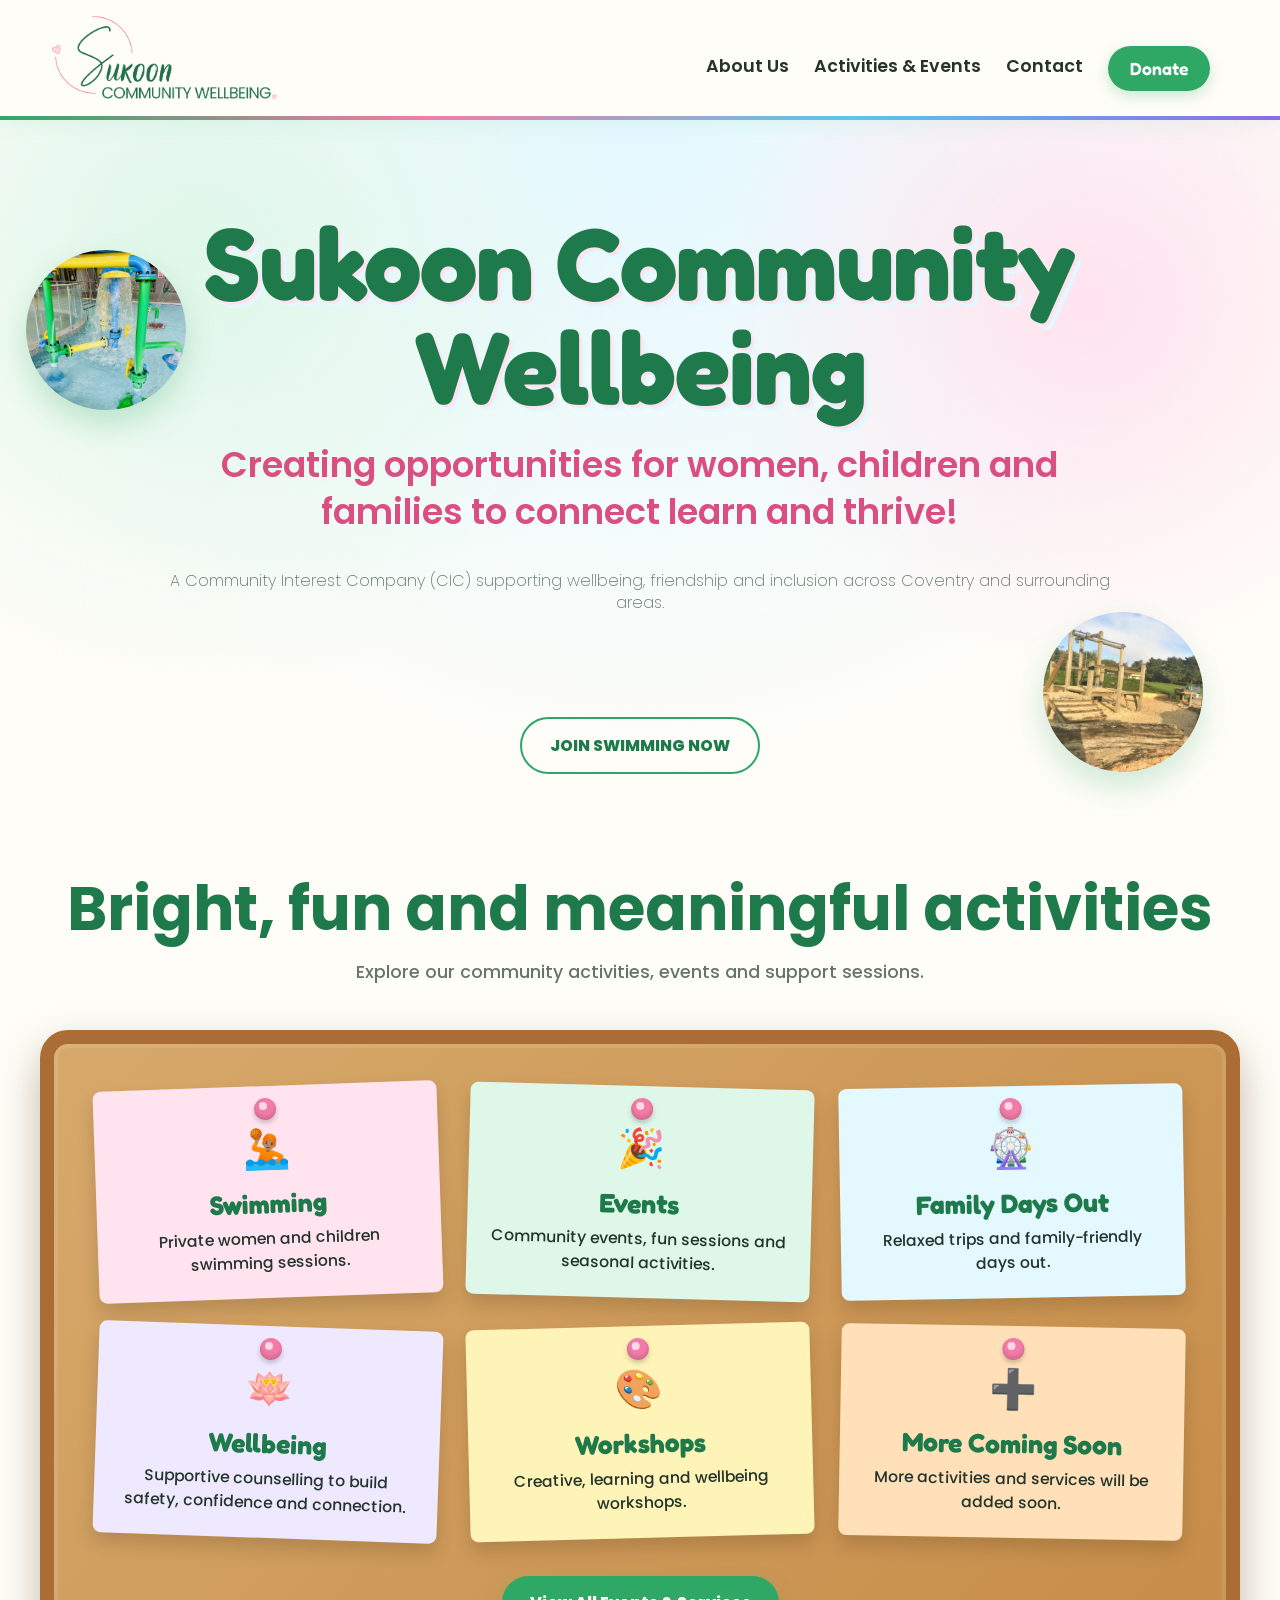
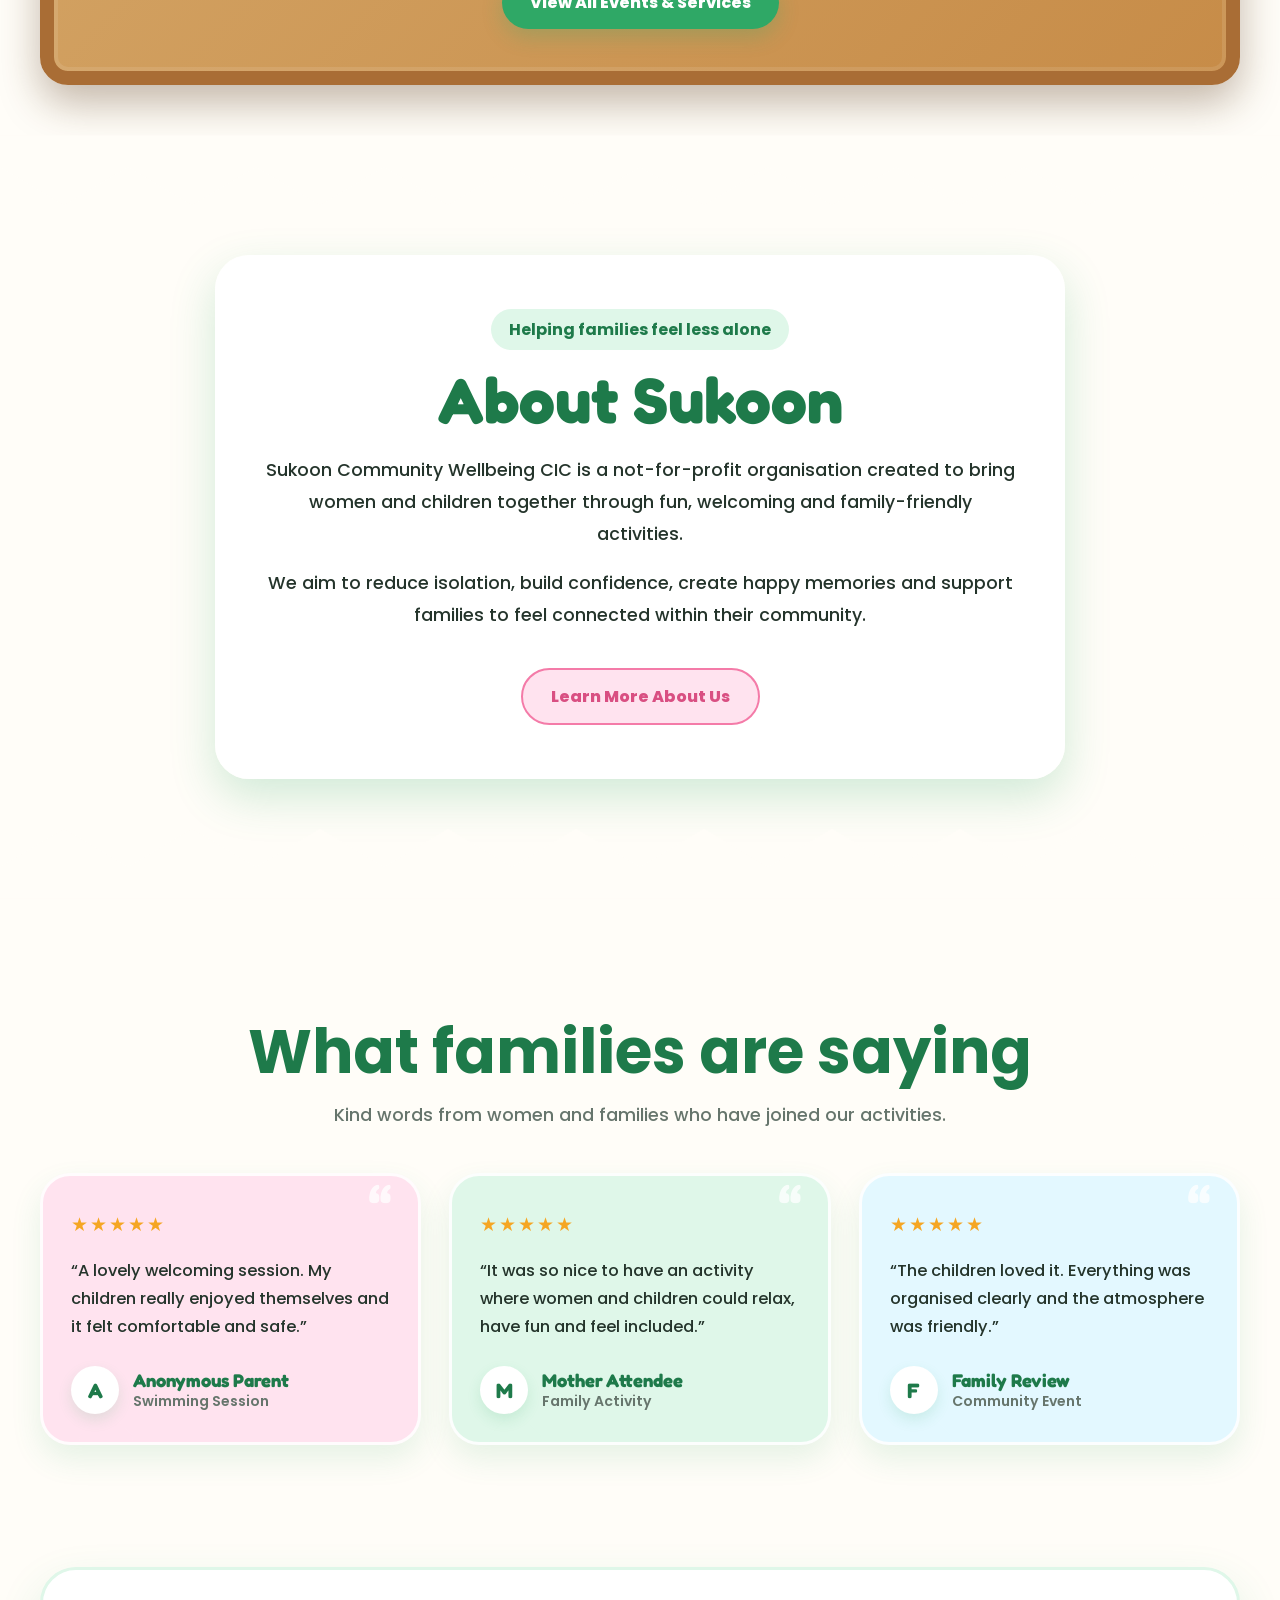
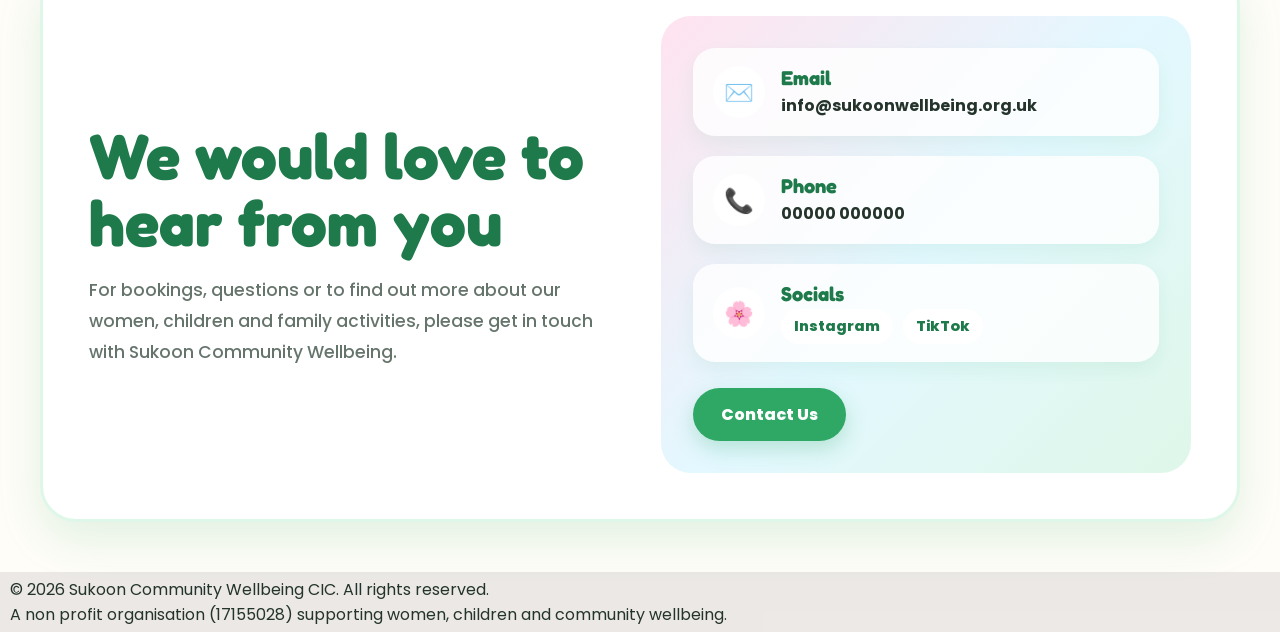
<file: index.html>
<!DOCTYPE html>
<html lang="en">
<head>
  <meta charset="UTF-8" />
  <meta name="viewport" content="width=device-width, initial-scale=1.0" />
  <title>Sukoon Community Wellbeing CIC</title>
  <link rel="preconnect" href="https://fonts.googleapis.com">
	<link rel="preconnect" href="https://fonts.gstatic.com" crossorigin>
	<link href="https://fonts.googleapis.com/css2?family=Fredoka:wght@500;600;700&family=Poppins:wght@400;500;600;700;800&display=swap" rel="stylesheet">
  <link rel="stylesheet" href="/static/css/stiles.css" />
  <link rel="icon" type="image/x-icon" href="/static/images/favicon.png">
</head>

<body>
  <nav class="navbar">
    <div class="nav-container">
      <a href="/" class="brand" aria-label="Sukoon home">
        <img
          src="/static/images/logoLong.png"
          alt="Sukoon Community Wellbeing CIC logo"
          class="site-logo"
        />
      </a>

      <button class="menu-toggle" onclick="toggleMenu()" aria-label="Open menu">
        ☰
      </button>
      <ul class="nav-links" id="navLinks">
        <li><a href="/about">About Us</a></li>
        <li><a href="/events">Activities & Events</a></li>
        <li><a href="/contact">Contact</a></li>
		<a href="/donate" class="nav-button desktop-book-button">Donate</a>
      </ul>
    </div>
  </nav>


  <header class="home-header">
		<div class="header-image-circle header-image-left reveal">
			<img src="/static/images/spalshpoolHeader.jpg" alt="Women and children activity">
		</div>

		<div class="header-image-circle header-image-right">
			<img src="/static/images/women.jpg" alt="Family community activity">
		</div>
  	<div class="home-header-content reveal">
			<h1>Sukoon Community Wellbeing</h1>
			<p class="reveal">
				Creating opportunities for women, children and families to connect learn and thrive!
			</p>
			<p class="reveal" style="font-size: clamp(1rem, 1vw, 2.2rem); line-height: 1.35; font-weight: 200; color: var(--text-muted);">
				A Community Interest Company (CIC) supporting wellbeing, friendship and inclusion 
				across Coventry and surrounding areas.
			</p>
			
		<div class="header-buttons">
      <a href="/events" class="btn btn-ghost" style="margin-top: 70px;">JOIN SWIMMING NOW</a>
    </div>

  	</div>
  </header>


	<section id="activities">
		<div class="section-container reveal" style="margin-bottom: 50px;">
			<div class="section-heading">
				<h2>Bright, fun and meaningful activities</h2>
				<p>
					Explore our community activities, events and support sessions.
				</p>
			</div>

			<div class="bulletin-board">
				<a href="/events" class="board-note note-pink">
					<span class="pin"></span>
					<div class="note-icon">🤽🏽</div>
					<h3>Swimming</h3>
					<p>Private women and children swimming sessions.</p>
				</a>

				<a href="/events" class="board-note note-green">
					<span class="pin"></span>
					<div class="note-icon">🎉</div>
					<h3>Events</h3>
					<p>Community events, fun sessions and seasonal activities.</p>
				</a>

				<a href="/events" class="board-note note-blue">
					<span class="pin"></span>
					<div class="note-icon">🎡</div>
					<h3>Family Days Out</h3>
					<p>Relaxed trips and family-friendly days out.</p>
				</a>

				<a href="/" class="board-note note-purple">
					<span class="pin"></span>
					<div class="note-icon">🪷</div>
					<h3>Wellbeing</h3>
					<p>Supportive counselling to build safety, confidence and connection.</p>
				</a>

				<a href="/donate" class="board-note note-yellow">
					<span class="pin"></span>
					<div class="note-icon">🎨</div>
					<h3>Workshops</h3>
					<p>Creative, learning and wellbeing workshops.</p>
				</a>

				<a href="/donate" class="board-note note-orange">
					<span class="pin"></span>
					<div class="note-icon">➕</div>
					<h3>More Coming Soon</h3>
					<p>More activities and services will be added soon.</p>
				</a>

				<div class="board-button-area">
					<a href="services.html" class="btn btn-primary">
						View All Events & Services
					</a>
				</div>
			</div>
		</div>
	</section>


  <section class="about-parallax" id="about">
		<div class="zigzag-top"></div>
		<div class="about-parallax-overlay">
			<div class="about-parallax-content">
				<span class="section-label about-label">Helping families feel less alone</span>
				<h2>
					About Sukoon
				</h2>
				<p>
					Sukoon Community Wellbeing CIC is a not-for-profit organisation created
					to bring women and children together through fun, welcoming and
					family-friendly activities.
				</p>

				<p>
					We aim to reduce isolation, build confidence, create happy memories and
					support families to feel connected within their community.
				</p>

				<a href="about.html" class="btn btn-secondary">
					Learn More About Us
				</a>

			</div>
		</div>
		<div class="zigzag-bottom"></div>
	</section>


	<section class="reviews-section" id="reviews">
		<div class="section-container reveal">
			<div class="section-heading">
				<h2>What families are saying</h2>
				<p>
					Kind words from women and families who have joined our activities.
				</p>
			</div>

			<div class="reviews-grid">

				<article class="review-card review-pink">
					<div class="review-stars">★★★★★</div>
					<p>
						“A lovely welcoming session. My children really enjoyed themselves and
						it felt comfortable and safe.”
					</p>
					<div class="review-person">
						<span class="review-avatar">A</span>
						<div>
							<h3>Anonymous Parent</h3>
							<small>Swimming Session</small>
						</div>
					</div>
				</article>

				<article class="review-card review-green">
					<div class="review-stars">★★★★★</div>
					<p>
						“It was so nice to have an activity where women and children could
						relax, have fun and feel included.”
					</p>
					<div class="review-person">
						<span class="review-avatar">M</span>
						<div>
							<h3>Mother Attendee</h3>
							<small>Family Activity</small>
						</div>
					</div>
				</article>

				<article class="review-card review-blue">
					<div class="review-stars">★★★★★</div>
					<p>
						“The children loved it. Everything was organised clearly and the
						atmosphere was friendly.”
					</p>
					<div class="review-person">
						<span class="review-avatar">F</span>
						<div>
							<h3>Family Review</h3>
							<small>Community Event</small>
						</div>
					</div>
				</article>

			</div>
			<!-- ADD LATER GOOGLE REVIEWS
			<div class="reviews-bottom">
				<a href="reviews.html" class="btn btn-secondary">
					Read More Reviews
				</a>
			</div> -->

		</div>
	</section>

  
	<section id="contact">
		<div class="section-container">
			<div class="contact-box reveal">
			<div class="contact-text">
				<h2>We would love to hear from you</h2>
				<p>
				For bookings, questions or to find out more about our women, children
				and family activities, please get in touch with Sukoon Community Wellbeing.
				</p>
			</div>

			<div class="contact-details">

				<div class="contact-item">
				<div class="contact-icon">✉️</div>
				<div>
					<h3>Email</h3>
					<a href="mailto:info@sukoonwellbeing.org.uk">info@sukoonwellbeing.org.uk</a>
				</div>
				</div>

				<div class="contact-item">
				<div class="contact-icon">📞</div>
				<div>
					<h3>Phone</h3>
					<a href="tel:00000000000">00000 000000</a>
				</div>
				</div>

				<div class="contact-item">
				<div class="contact-icon">🌸</div>
				<div>
					<h3>Socials</h3>
					<div class="social-links">
					<a href="#" aria-label="Instagram">Instagram</a>
					<a href="#" aria-label="TikTok">TikTok</a>
					</div>
				</div>
				</div>
				<a href="/contact" class="btn btn-primary contact-page-btn">Contact Us</a>
			</div>
			</div>
		</div>
	</section>

  <br>
  <br>
  <footer class="footer">
    <div class="footer-container">
      <p>© 2026 Sukoon Community Wellbeing CIC. All rights reserved.</p>
      <p>A non profit organisation (17155028) supporting women, children and community wellbeing.</p>
    </div>
  </footer>

  <script src="static/js/jarvis.js"></script>

</body>
</html>
</file>
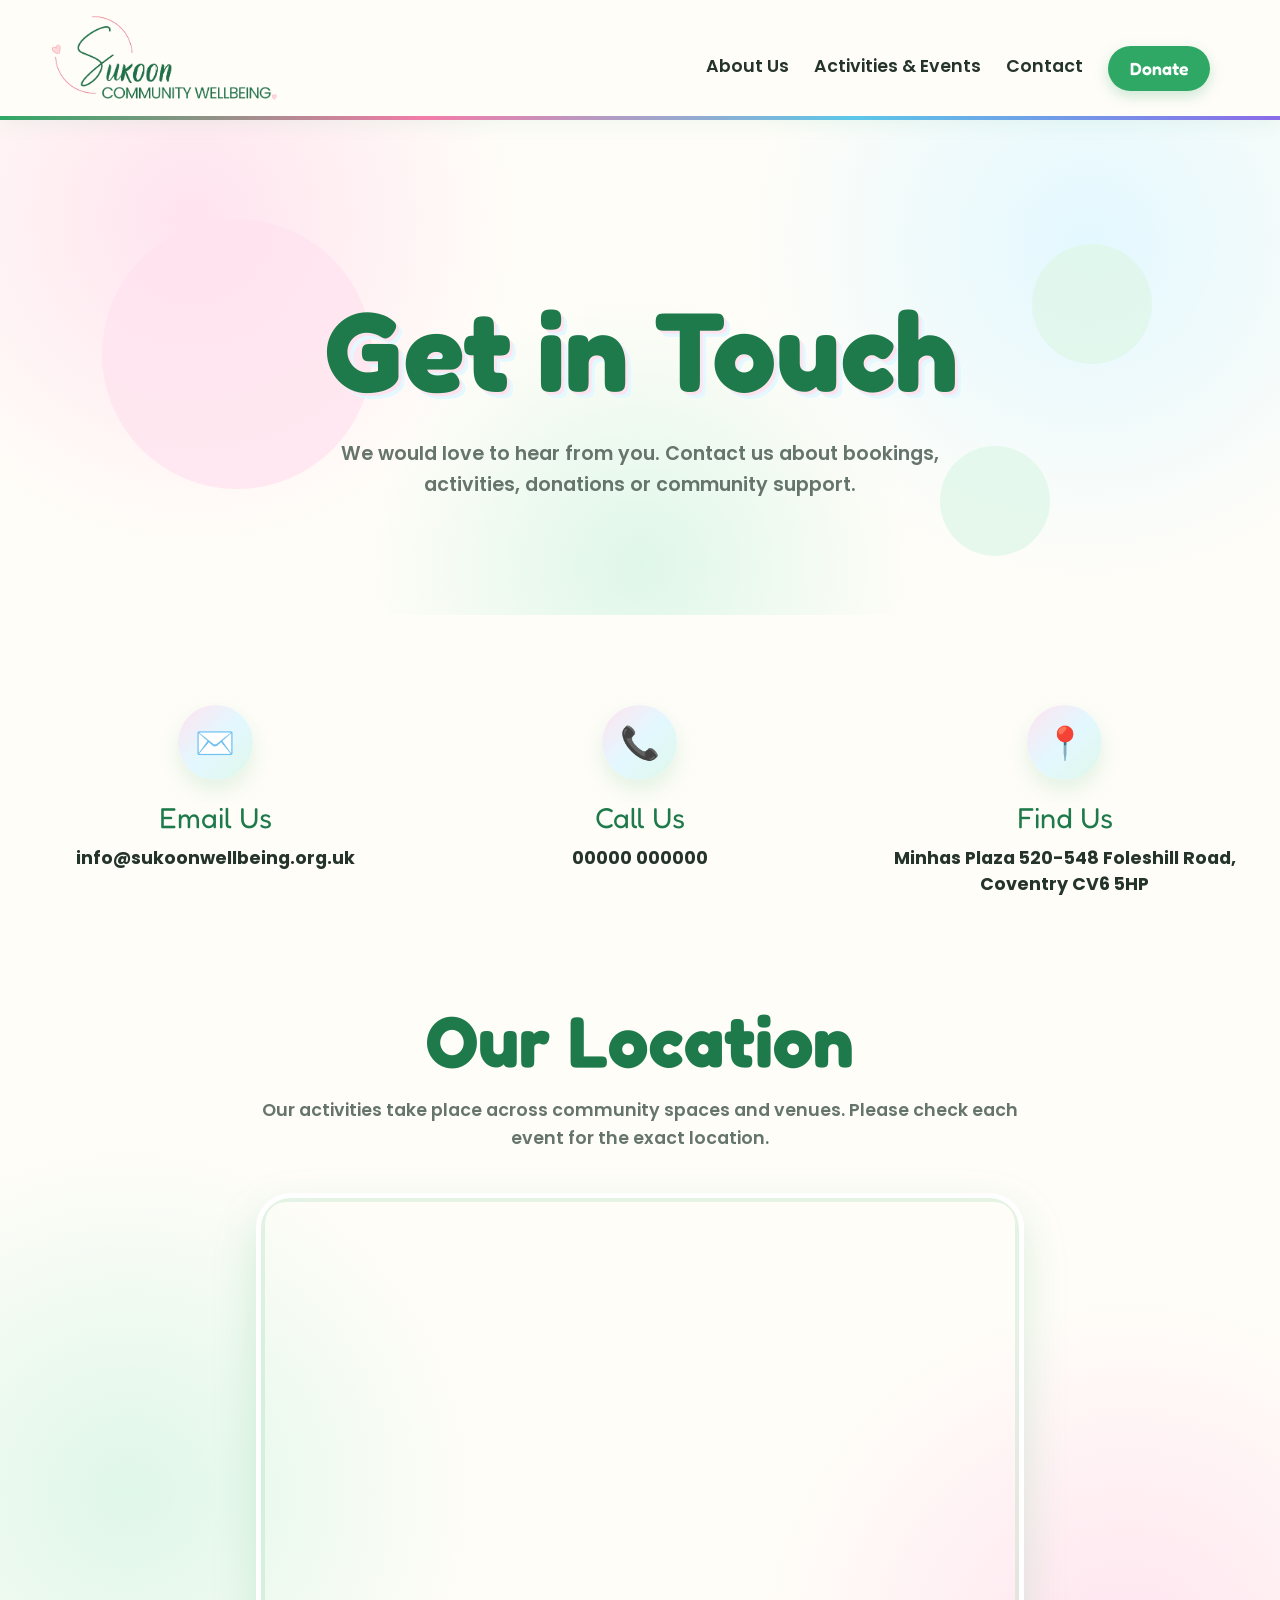
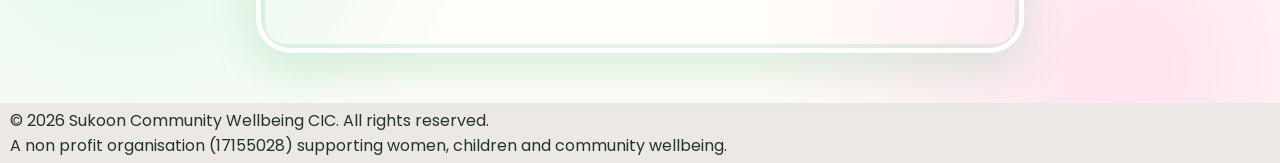
<file: contact/index.html>
<!DOCTYPE html>
<html lang="en">
<head>
  <meta charset="UTF-8" />
  <meta name="viewport" content="width=device-width, initial-scale=1.0" />
  <title>Contact Us | Sukoon Community Wellbeing CIC</title>
  <link rel="preconnect" href="https://fonts.googleapis.com">
	<link rel="preconnect" href="https://fonts.gstatic.com" crossorigin>
	<link href="https://fonts.googleapis.com/css2?family=Fredoka:wght@500;600;700&family=Poppins:wght@400;500;600;700;800&display=swap" rel="stylesheet">
  <link rel="stylesheet" href="/static/css/stiles.css" />
  <link rel="stylesheet" href="/static/css/contact.css" />
  <link rel="icon" type="image/x-icon" href="/static/images/favicon.png">
</head>

<body>
  <nav class="navbar">
    <div class="nav-container">
      <a href="/" class="brand" aria-label="Sukoon home">
        <img
          src="/static/images/logoLong.png"
          alt="Sukoon Community Wellbeing CIC logo"
          class="site-logo"
        />
      </a>

      <button class="menu-toggle" onclick="toggleMenu()" aria-label="Open menu">
        ☰
      </button>
      <ul class="nav-links" id="navLinks">
        <li><a href="/about">About Us</a></li>
        <li><a href="/events">Activities & Events</a></li>
        <li><a href="/contact">Contact</a></li>
		    <a href="/donate" class="nav-button desktop-book-button">Donate</a>
      </ul>
    </div>
  </nav>

  <header class="contact-header">
    <div class="contact-header-content reveal">
      <h1>Get in Touch</h1>
      <p>
        We would love to hear from you. Contact us about bookings, activities,
        donations or community support.
      </p>
    </div>
    <span class="contact-bubble bubble-one"></span>
    <span class="contact-bubble bubble-two"></span>
    <span class="contact-bubble bubble-three"></span>
  </header>


	<section class="contact-page-details">
		<div class="contact-details-wrap">
			<div class="contact-detail">
				<div class="contact-icon-soft">✉️</div>
				<span class="contact-detail-label">Email Us</span>
				<a href="mailto:info@sukoonwellbeing.org.uk">
					info@sukoonwellbeing.org.uk
				</a>
			</div>

			<div class="contact-detail">
				<div class="contact-icon-soft">📞</div>
				<span class="contact-detail-label">Call Us</span>
				<a href="tel:00000000000">
					00000 000000
				</a>
			</div>

			<div class="contact-detail">
				<div class="contact-icon-soft">📍</div>
				<span class="contact-detail-label">Find Us</span>
				<p>
					Minhas Plaza 520-548 Foleshill Road,
				</p>
				<br><p>Coventry CV6 5HP</p>
			</div>
		</div>
	</section>


  <section class="map-section reveal">
    <div class="section-heading">
      <h2>Our Location</h2>
      <p>
        Our activities take place across community spaces and venues. Please
        check each event for the exact location.
      </p>
    </div>

    <div class="map-wrap">
      <iframe
        src="https://www.google.com/maps?q=Coventry%20United%20Kingdom&output=embed"
        width="100%"
        height="450"
        style="border:0;"
        allowfullscreen=""
        loading="lazy">
      </iframe>
    </div>
  </section>

  
  <footer class="footer">
    <div class="footer-container">
      <p>© 2026 Sukoon Community Wellbeing CIC. All rights reserved.</p>
      <p>A non profit organisation (17155028) supporting women, children and community wellbeing.</p>
    </div>
  </footer>
  
  <script src="/static/js/jarvis.js"></script>
  
</body>
</html>
</file>
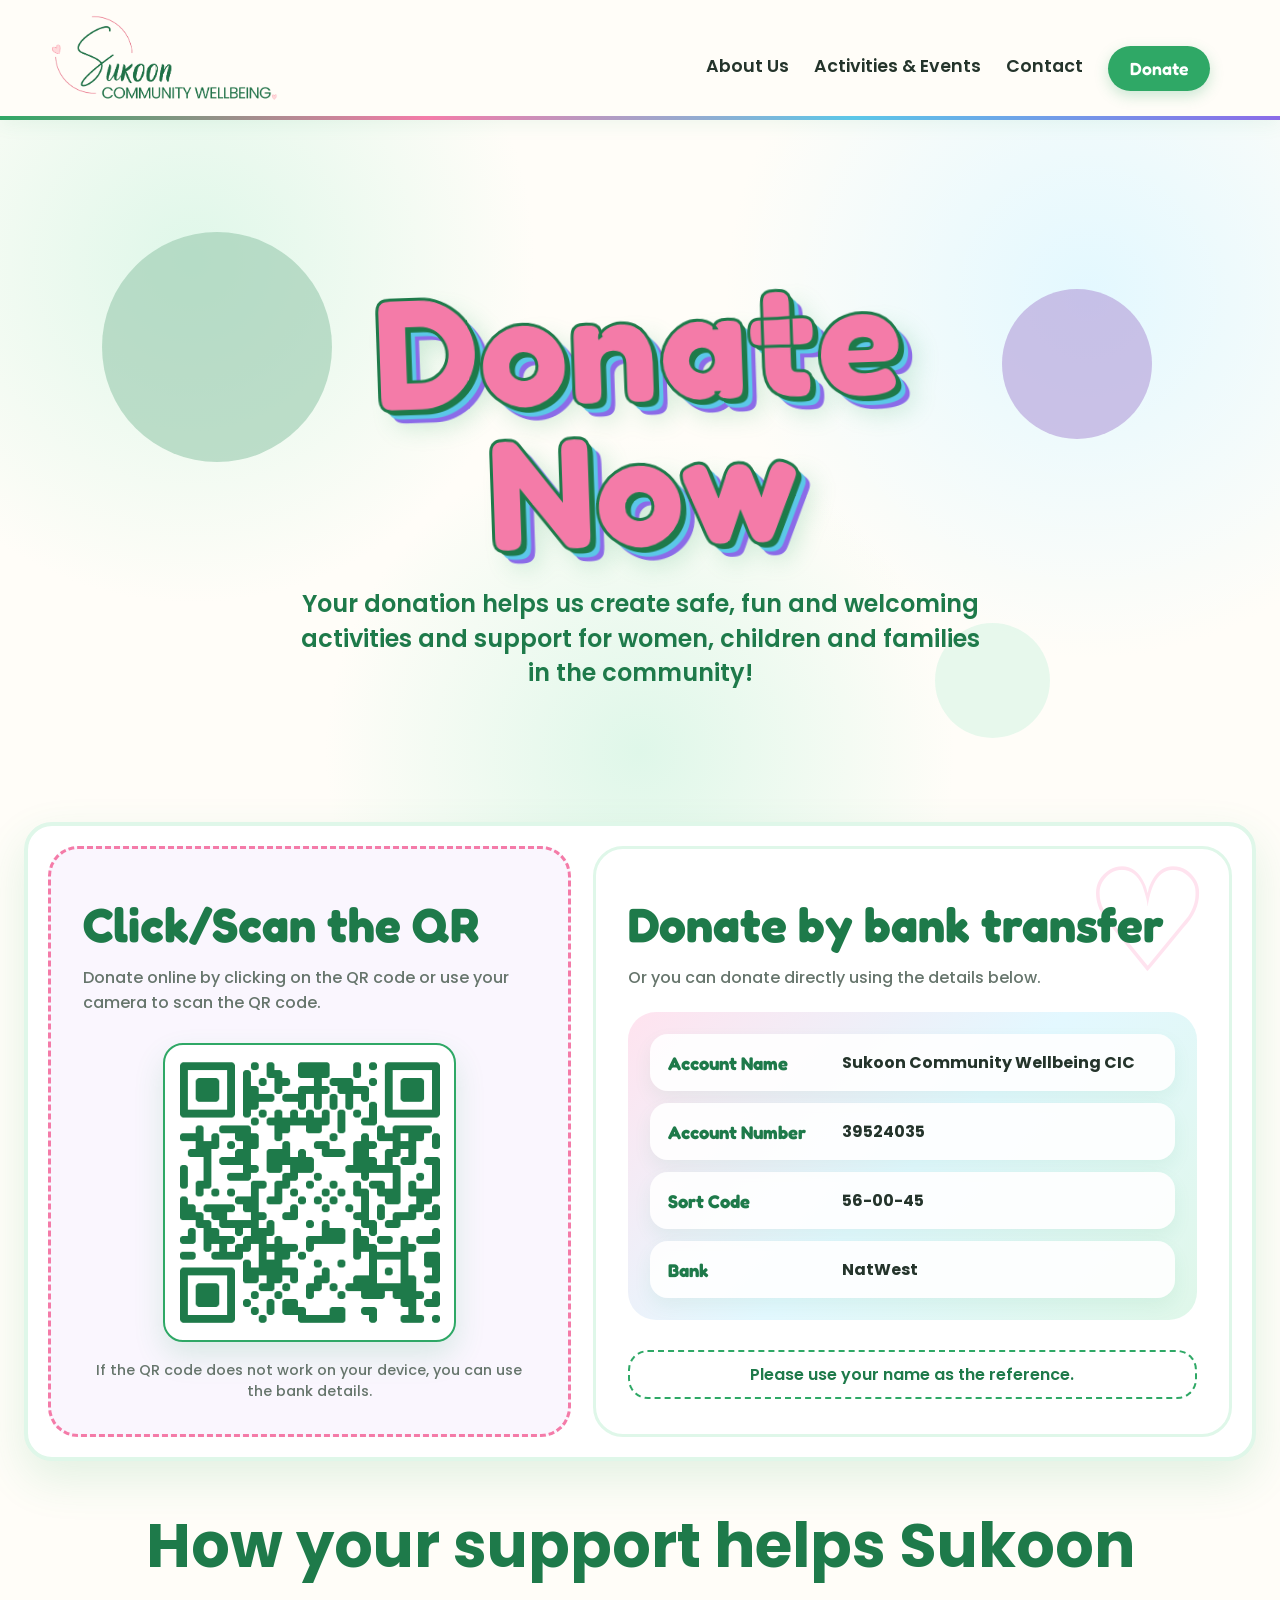
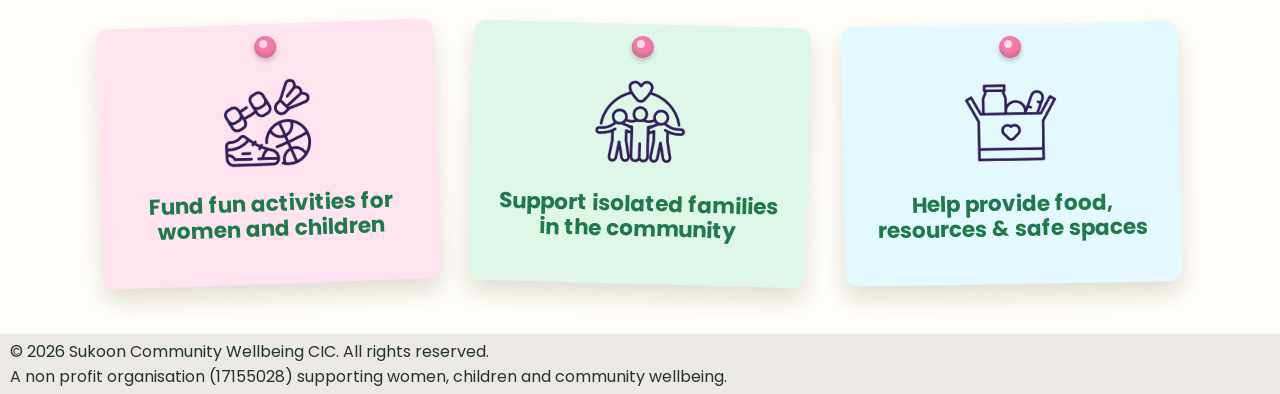
<file: donate/index.html>
<!DOCTYPE html>
<html lang="en">
<head>
  <meta charset="UTF-8" />
  <meta name="viewport" content="width=device-width, initial-scale=1.0" />
  <title>Donate | Sukoon Community Wellbeing CIC</title>
  <link rel="preconnect" href="https://fonts.googleapis.com">
	<link rel="preconnect" href="https://fonts.gstatic.com" crossorigin>
	<link href="https://fonts.googleapis.com/css2?family=Fredoka:wght@500;600;700&family=Poppins:wght@400;500;600;700;800&display=swap" rel="stylesheet">
  <link rel="stylesheet" href="/static/css/stiles.css" />
  <link rel="stylesheet" href="/static/css/donate.css" />
  <link rel="icon" type="image/x-icon" href="/static/images/favicon.png">
</head>

<body>
  <nav class="navbar">
    <div class="nav-container">
      <a href="/" class="brand" aria-label="Sukoon home">
        <img
          src="/static/images/logoLong.png"
          alt="Sukoon Community Wellbeing CIC logo"
          class="site-logo"
        />
      </a>

      <button class="menu-toggle" onclick="toggleMenu()" aria-label="Open menu">
        ☰
      </button>
      <ul class="nav-links" id="navLinks">
        <li><a href="/about">About Us</a></li>
        <li><a href="/events">Activities & Events</a></li>
        <li><a href="/contact">Contact</a></li>
		    <a href="/donate" class="nav-button desktop-book-button">Donate</a>
      </ul>
    </div>
  </nav>

	<header class="donate-header">
		<div class="donate-header-content">
			<h1 class="donate-title"> Donate Now </h1>
			<p> Your donation helps us create safe, fun and welcoming activities and support for
          women, children and families in the community!</p>
		</div>
		<div class="donate-shape shape-one"></div>
		<div class="donate-shape shape-two"></div>
		<div class="donate-shape shape-three"></div>
	</header>

	<section class="donation-details">
    <div class="donation-card donation-two-column">
      <div class="donation-method-card qr-card">
        <h2>Click/Scan the QR</h2>
        <p>Donate online by clicking on the QR code or use your camera to scan the QR code.</p>
        <div class="donate-qr-wrap">
          <a 
            href="https://pay.sumup.com/b2c/QNFYOOC7" 
            target="_blank" 
            rel="noopener">
            <img 
              src="/static/images/donateSukoon.png" 
              alt="Donation QR code" 
              class="donate-qr" />
          </a>
        </div>
        <p class="small-donation-text">
          If the QR code does not work on your device, you can use the bank details.
        </p>
      </div>

      <div class="donation-method-card bank-card">
        <h2>Donate by bank transfer</h2>
        <p>Or you can donate directly using the details below.</p>
        <div class="bank-details-box">
          <div class="bank-row">
            <span class="bank-label">Account Name</span>
            <span class="bank-value">Sukoon Community Wellbeing CIC</span>
          </div>
          <div class="bank-row">
            <span class="bank-label">Account Number</span>
            <span class="bank-value">39524035</span>
          </div>
          <div class="bank-row">
            <span class="bank-label">Sort Code</span>
            <span class="bank-value">56-00-45</span>
          </div>
          <div class="bank-row">
            <span class="bank-label">Bank</span>
            <span class="bank-value">NatWest</span>
          </div>

        </div>
        <div class="donation-note">
          <p>Please use your name as the reference.</p>
        </div>
      </div>
    </div>
  </section>

	<section>
    <div class="section-container" style="margin-top: 20px;">
      <div class="section-heading reveal">
        <h2>How your support helps Sukoon</h2>
      </div>

      <div class="money-notes-grid reveal">
        <div class="money-note note-pink">
          <span class="pin"></span>
          <img 
            src="/static/images/activities.png" 
            alt="Activities icon" 
            class="money-note-icon"/>
          <h3>Fund fun activities for women and children</h3>
        </div>
        <div class="money-note note-green">
          <span class="pin"></span>
          <img 
            src="/static/images/support.png" 
            alt="Community support icon" 
            class="money-note-icon"/>
          <h3>Support isolated families in the community</h3>
        </div>
        <div class="money-note note-blue">
          <span class="pin"></span>
          <img 
            src="/static/images/trips.png" 
            alt="Family trips icon" 
            class="money-note-icon"/>
          <h3>Help provide food, resources & safe spaces</h3>
        </div>
      </div>
    </div>
  </section>


  <br>
  <br>
    <footer class="footer">
      <div class="footer-container">
        <p>© 2026 Sukoon Community Wellbeing CIC. All rights reserved.</p>
        <p>A non profit organisation (17155028) supporting women, children and community wellbeing.</p>
      </div>
    </footer>
  
    <script src="/static/js/jarvis.js"></script>
  
</body>
</html>
</file>
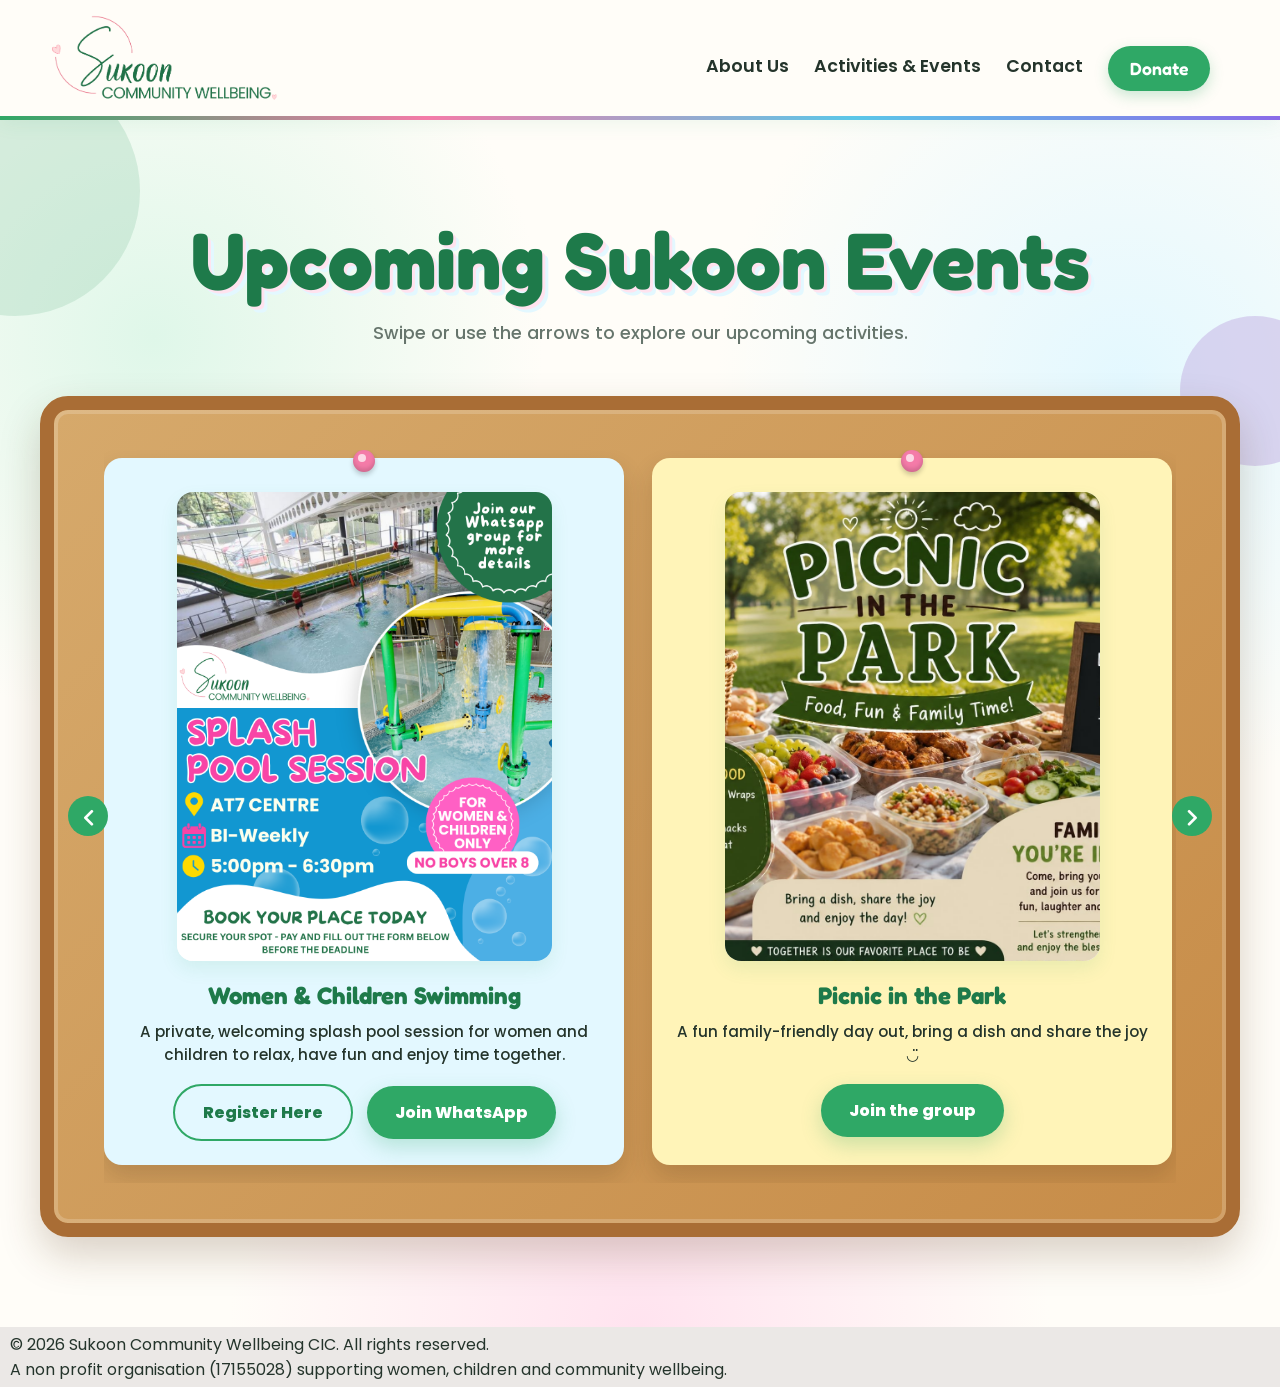
<file: events/index.html>
<!DOCTYPE html>
<html lang="en">
<head>
  <meta charset="UTF-8" />
  <meta name="viewport" content="width=device-width, initial-scale=1.0" />
  <title>Events | Sukoon Community Wellbeing CIC</title>
  <link rel="preconnect" href="https://fonts.googleapis.com">
	<link rel="preconnect" href="https://fonts.gstatic.com" crossorigin>
	<link href="https://fonts.googleapis.com/css2?family=Fredoka:wght@500;600;700&family=Poppins:wght@400;500;600;700;800&display=swap" rel="stylesheet">
  <link rel="stylesheet" href="/static/css/stiles.css" />
  <link rel="stylesheet" href="/static/css/events.css" />
  <link rel="icon" type="image/x-icon" href="/static/images/favicon.png">
</head>

<body>
  <nav class="navbar">
    <div class="nav-container">
      <a href="/" class="brand" aria-label="Sukoon home">
        <img
          src="/static/images/logoLong.png"
          alt="Sukoon Community Wellbeing CIC logo"
          class="site-logo"
        />
      </a>

      <button class="menu-toggle" onclick="toggleMenu()" aria-label="Open menu">
        ☰
      </button>
      <ul class="nav-links" id="navLinks">
        <li><a href="/about">About Us</a></li>
        <li><a href="/events">Activities & Events</a></li>
        <li><a href="/contact">Contact</a></li>
		    <a href="/donate" class="nav-button desktop-book-button">Donate</a>
      </ul>
    </div>
  </nav>


	<section class="events-page-section">
		<div class="section-container">
			<div class="section-heading reveal">
				<span class="heading-bubble bubble-left"></span>
				<span class="heading-bubble bubble-right"></span>
				<h2>Upcoming Sukoon Events</h2>
				<p>
					Swipe or use the arrows to explore our upcoming activities.
				</p>
			</div>

			<div class="events-board">
				<button class="carousel-btn carousel-prev" onclick="scrollEvents(-1)" aria-label="Previous event">
					<p style="color: var(--text-light);font-size: 2rem;font-family: var(--font-fun);margin-top: -5px;">‹</p>
				</button>

				<div class="events-carousel" id="eventsCarousel">

					<article class="event-slide">
						<span class="pin"></span>
						<div class="event-poster-wrap">
							<img
								src="/static/images/posters/swimming.png"
								alt="Sukoon swimming poster"
								class="event-poster"/>					
						</div>
						<div class="event-info">
							<h3>Women & Children Swimming</h3>
							<p>
								A private, welcoming splash pool session for women and children to relax,
								have fun and enjoy time together.
							</p>
							<a
								href="https://forms.gle/mEo4eAWvjhBXeJfG6"
								target="_blank"
								rel="noopener"
								class="btn btn-ghost" style="margin-right: 10px;">
								Register Here
							</a>
							<a
								href="https://chat.whatsapp.com/IkFESyINMjPIHtUyobxnMd"
								class="btn btn-primary">
								Join WhatsApp
							</a>
						</div>
					</article>

					<article class="event-slide">
						<span class="pin"></span>
						<div class="event-poster-wrap">
							<img
								src="/static/images/posters/park.jpg"
								alt="Sukoon picnic event poster"
								class="event-poster"/>
						</div>
						<div class="event-info">
							<h3>Picnic in the Park</h3>
							<p>
								A fun family-friendly day out, bring a dish and share the joy ◡̈
							</p>
							<a
								href="https://chat.whatsapp.com/IWopEyVfu1S2U0SfAOL1C3?s=cl&p=i&ilr=0"
								class="btn btn-primary">
								Join the group
							</a>
						</div>
					</article>

					<article class="event-slide">
						<span class="pin"></span>
						<div class="event-poster-wrap">
							<img
								src="/static/images/posters/tabletop.png"
								alt="Sukoon car boot event poster"
								class="event-poster"/>
						</div>
						<div class="event-info">
							<h3>Coming Soon</h3>
							<p>
								Register your interest in setting up a stall at our table top sale!
							</p>
							<a
								href="https://forms.gle/WuxHndYfyL21HAbL7"
								target="_blank"
								rel="noopener"
								class="btn btn-secondary">
								Register Here
							</a>
						</div>
					</article>

				</div>

				<button class="carousel-btn carousel-next" onclick="scrollEvents(1)" aria-label="Next event">
					<p style="color: var(--text-light);font-size: 2rem;font-family: var(--font-fun);margin-top: -5px;">›</p>
				</button>
			</div>
		</div>
	</section>

  
    <footer class="footer">
      <div class="footer-container">
        <p>© 2026 Sukoon Community Wellbeing CIC. All rights reserved.</p>
        <p>A non profit organisation (17155028) supporting women, children and community wellbeing.</p>
      </div>
    </footer>
  
    <script src="/static/js/jarvis.js"></script>
  
</body>
</html>
</file>
<file: static/css/stiles.css>
:root {
  --green: #2FA866;
  --green-dark: #1E7A4A;
  --green-light: #DFF7E9;
  --pink: #F47BA8;
  --pink-dark: #D94F82;
  --pink-light: #FFE3EF;
  --blue: #5BC7E8;
  --blue-light: #E3F8FF;
  --purple: #8B6BE8;
  --purple-light: #EEE9FF;

  --bg-main: #FFFDF8;
  --bg-soft: #F7FFF9;
  --bg-card: #FFFFFF;

  --text-main: #24342B;
  --text-muted: #66756C;
  --text-light: #FFFFFF;

  --border-soft: #D8EFE1;
  --shadow-soft: 0 8px 24px rgba(47, 168, 102, 0.15);

  --button-primary: var(--green);
  --button-primary-hover: var(--green-dark);
  --button-secondary: var(--pink);
  --button-secondary-hover: var(--pink-dark);

  --font-main: "Poppins", "Arial", sans-serif;
  --font-fun: "Fredoka", "Poppins", sans-serif;

  --max-width: 1200px;
  --radius-small: 8px;
  --radius-medium: 18px;
  --radius-large: 30px;
}

html,
body {
  max-width: 100%;
  overflow-x: hidden;
}

* {
  margin: 0;
  padding: 0;
  box-sizing: border-box;
}

body {
  font-family: var(--font-main);
  background: var(--bg-main);
  color: var(--text-main);
}


.navbar {
  width: 100%;
  background: var(--bg-main);
  position: sticky;
  top: 0;
  z-index: 1000;
  border-bottom: 4px solid transparent;
  border-image: linear-gradient(
    90deg,
    var(--green),
    var(--pink),
    var(--blue),
    var(--purple)
  ) 1;
  box-shadow: 0 4px 18px rgba(47, 168, 102, 0.08);
}

.nav-container {
  width: 100%;
  max-width: none;
  margin: 0;
  padding: 12px 40px;
  display: grid;
  grid-template-columns: auto 1fr auto;
  align-items: center;
  gap: 30px;
}

.brand {
  display: flex;
  align-items: center;
  text-decoration: none;
  justify-self: start;
}

.site-logo {
  width: 250px;
  max-width: 100%;
  height: auto;
  display: block;
}

.nav-links {
  list-style: none;
  display: flex;
  align-items: center;
  justify-content: right;
  gap: 25px;
  margin: 0;
  padding: 0;
  justify-self: right;
  padding-top: 15px;
}

.nav-links a {
  text-decoration: none;
  color: var(--text-main);
  font-size: 1.1rem;
  font-weight: 600;
  transition: all 0.25s ease;
  position: relative;
}

.nav-links a:hover {
  color: var(--green-dark);
}

.nav-links a::after {
  content: "";
  width: 0;
  height: 3px;
  background: var(--pink);
  border-radius: 20px;
  position: absolute;
  left: 0;
  bottom: -7px;
  transition: width 0.25s ease;
}

.nav-links a:hover::after {
  width: 100%;
}

.nav-button {
  text-decoration: none;
  background: var(--green);
  color: var(--text-light) !important;
  padding: 12px 22px;
  border-radius: var(--radius-large);
  font-size: 15px;
  font-weight: 600;
  font-family: var(--font-fun);
  white-space: nowrap;
  box-shadow: 0 5px 14px rgba(47, 168, 102, 0.25);
  transition: all 0.25s ease;
  justify-self: end;
  margin-top: 5px;
}

.nav-button:hover {
  background: var(--button-primary-hover);
  color: var(--text-light) !important;
  transform: translateY(-2px);
}

.nav-button::after {
  display: none;
}


.menu-toggle {
  display: none;
  background: transparent;
  border: none;
  outline: none;
  box-shadow: none;
  padding: 0;
  margin: 0;
  font-size: 30px;
  color: var(--green-dark);
  cursor: pointer;
}

.menu-toggle:focus,
.menu-toggle:active {
  outline: none;
  border: none;
  box-shadow: none;
  background: transparent;
}


.reveal{
  opacity:0;
  transform:translateY(28px);
  transition:.8s ease;
}

.reveal.active{
  opacity:1;
  transform:translateY(0);
}


.home-header {
  min-height: 75vh;
  background:
    radial-gradient(circle at 15% 20%, var(--green-light) 0%, transparent 35%),
    radial-gradient(circle at 85% 25%, var(--pink-light) 0%, transparent 30%),
    radial-gradient(circle at 50% 0%, var(--blue-light) 0%, transparent 70%),
    var(--bg-main);
  display: flex;
  align-items: center;
  justify-content: center;
  text-align: center;
  padding: 90px 24px 70px;
  position: relative;
  overflow: hidden;
}

.header-image-circle {
  position: absolute;
  width: 260px;
  height: 260px;
  border-radius: 50%;
  overflow: hidden;
  box-shadow: 0 14px 30px rgba(47, 168, 101, 0.251);
  z-index: 1;
}

.header-image-circle img {
  width: 100%;
  height: 100%;
  object-fit: cover;
}

.header-image-left {
  left: 4%;
  top: 5.25%;
  transform: rotate(-5deg);
}

.header-image-right {
  right: 6%;
  bottom: 18%;
  width: 170px;
  height: 170px;
  transform: rotate(5deg);
}

.header-image-circle::after {
  content: "";
  position: absolute;
  inset: -12px;
  border-radius: 50%;
  background: var(--pink-light);
  z-index: -1;
}

.home-header-content {
  max-width: 79%;
  margin: 0 auto;
  position: relative;
  z-index: 2;
}

.home-header h1 {
  font-family: var(--font-fun);
  font-size: clamp(3.2rem, 8vw, 7rem);
  line-height: 1.02;
  font-weight: 700;
  color: var(--green-dark);
  letter-spacing: -1px;
  margin-bottom: 22px;
  text-shadow:
    3px 3px 0 var(--pink-light),
    6px 6px 0 var(--blue-light);
}

.home-header p {
  font-family: var(--font-main);
  font-size: clamp(1.4rem, 3vw, 2.2rem);
  line-height: 1.35;
  font-weight: 600;
  color: var(--pink-dark);
  margin-bottom: 34px;
}

.header-buttons {
  display: flex;
  justify-content: center;
  align-items: center;
  gap: 18px;
  flex-wrap: wrap;
}


.btn {
  display: inline-block;
  text-decoration: none;
  padding: 14px 28px;
  border-radius: var(--radius-large);
  font-size: 16px;
  font-weight: 800;
  transition: all 0.25s ease;
}

.btn-primary {
  background: var(--green);
  color: var(--text-light);
  box-shadow: 0 8px 20px rgba(47, 168, 102, 0.25);
}

.btn-primary:hover {
  background: var(--green-dark);
  transform: translateY(-3px);
}

.btn-secondary {
  background: var(--pink-light);
  color: var(--pink-dark);
  border: 2px solid var(--pink);
}

.btn-secondary:hover {
  background: var(--pink);
  color: var(--text-light);
  transform: translateY(-3px);
}

.btn-ghost {
  background: transparent;
  color: var(--green-dark);
  border: 2px solid var(--green);
}

.btn-ghost:hover {
  background: var(--blue);
  border: 2px solid var(--blue-light);
  color: var(--text-light);
  transform: translateY(-3px);
}


.section-container {
  max-width: var(--max-width);
  margin: 0 auto;
  padding-top: 2.5%;
}

.section-heading {
  text-align: center;
  margin: 0 auto 45px;
}

.section-label {
  display: inline-block;
  font-family: var(--font-main);
  font-size: 1rem;
  font-weight: 700;
  color: var(--pink-dark);
  background: var(--pink-light);
  padding: 8px 18px;
  border-radius: var(--radius-large);
  margin-bottom: 16px;
}

.section-heading h2 {
  font-family: var(--font-main);
  font-size: clamp(2rem, 5vw, 3.8rem);
  line-height: 1.1;
  color: var(--green-dark);
  margin-bottom: 16px;
}

.section-heading p {
  font-size: 1.1rem;
  color: var(--text-muted);
  font-weight: 500;
}


.bulletin-board {
  background:linear-gradient(135deg, #d6a96b, #c78c48);
  border: 14px solid #a96d35;
  border-radius: 28px;
  padding: 42px;
  box-shadow: 0 18px 40px rgba(83, 51, 20, 0.347),
    inset 0 0 0 4px rgba(255, 255, 255, 0.095);
  display: grid;
  grid-template-columns: repeat(3, 1fr);
  gap: 28px;
  position: relative;
}

.board-note {
  min-height: 210px;
  padding: 34px 24px 24px;
  border-radius: 8px;
  text-decoration: none;
  color: var(--text-main);
  position: relative;
  z-index: 2;
  display: flex;
  flex-direction: column;
  justify-content: center;
  align-items: center;
  text-align: center;
  box-shadow: 0 10px 18px rgba(48, 31, 12, 0.18);
  transition: all 0.25s ease;
}

.board-note:hover {
  transform: translateY(-8px) rotate(0deg) scale(1.03);
  box-shadow: 0 18px 28px rgba(48, 31, 12, 0.25);
}
.board-note:nth-child(1) {
  transform: rotate(-2deg);
}
.board-note:nth-child(2) {
  transform: rotate(1.5deg);
}
.board-note:nth-child(3) {
  transform: rotate(-1deg);
}
.board-note:nth-child(4) {
  transform: rotate(2deg);
}
.board-note:nth-child(5) {
  transform: rotate(-1.5deg);
}
.board-note:nth-child(6) {
  transform: rotate(1deg);
}
.board-note:hover:nth-child(n) {
  transform: translateY(-8px) rotate(0deg) scale(1.03);
}

.note-icon {
  font-size: 2.4rem;
  margin-bottom: 10px;
}

.board-note h3 {
  font-family: var(--font-fun);
  font-size: 1.65rem;
  color: var(--green-dark);
  margin-bottom: 8px;
}

.board-note p {
  font-size: 0.98rem;
  line-height: 1.5;
  color: var(--text-main);
  font-weight: 500;
}

.pin {
  width: 22px;
  height: 22px;
  background: var(--pink);
  border-radius: 50%;
  position: absolute;
  top: 12px;
  left: 50%;
  transform: translateX(-50%);
  box-shadow:
    inset 0 -3px 4px rgba(0, 0, 0, 0.15),
    0 3px 5px rgba(0, 0, 0, 0.2);
}

.pin::after {
  content: "";
  width: 8px;
  height: 8px;
  background: rgba(255, 255, 255, 0.7);
  border-radius: 50%;
  position: absolute;
  top: 4px;
  left: 5px;
}

.note-pink {
  background: var(--pink-light);
}
.note-green {
  background: var(--green-light);
}
.note-blue {
  background: var(--blue-light);
}
.note-purple {
  background: var(--purple-light);
}
.note-yellow {
  background: #fff4b8;
}
.note-orange {
  background: #ffe0b8;
}

.board-button-area {
  grid-column: 1 / -1;
  display: flex;
  justify-content: center;
  position: relative;
  z-index: 2;
  margin-top: 10px;
}


.about-parallax {
  position: relative;
  min-height: 650px;
  background-image:
    linear-gradient(
      rgba(47, 168, 102, 0.45),
      rgba(244, 123, 168, 0.35)
    ),
    url("https://www.sukoonwellbeing.org.uk/static/images/women.jpg");
  background-size: cover;
  background-position: center;
  background-attachment: fixed;
  display: flex;
  align-items: center;
  justify-content: center;
  overflow: hidden;
}

.about-parallax-overlay {
  width: 100%;
  padding: 120px 24px;
  display: flex;
  justify-content: center;
}

.about-parallax-content {
  max-width: 850px;
  background: rgba(255, 255, 255, 0.92);
  padding: 50px 46px;
  border-radius: 34px;
  text-align: center;

  box-shadow: 0 18px 45px rgba(47, 168, 102, 0.22);
  border: 4px solid rgba(255, 255, 255, 0.8);
}

.about-parallax-content h2 {
  font-family: var(--font-fun);
  font-size: clamp(2.2rem, 5vw, 4.2rem);
  line-height: 1.05;
  color: var(--green-dark);
  margin-bottom: 22px;
}

.about-parallax-content p {
  font-size: 1.1rem;
  line-height: 1.8;
  color: var(--text-main);
  font-weight: 500;
  margin-bottom: 18px;
}

.about-parallax-content .btn {
  margin-top: 18px;
}

.about-label {
  background: var(--green-light);
  color: var(--green-dark);
}

.zigzag-top,
.zigzag-bottom {
  position: absolute;
  left: 0;
  width: 100%;
  height: 70px;
  z-index: 3;
  pointer-events: none;
}
.zigzag-top {
  top: 0;
  background: var(--bg-main);
  clip-path: polygon(
    0 0,
    100% 0,
    100% 45%,
    95% 100%,
    90% 45%,
    85% 100%,
    80% 45%,
    75% 100%,
    70% 45%,
    65% 100%,
    60% 45%,
    55% 100%,
    50% 45%,
    45% 100%,
    40% 45%,
    35% 100%,
    30% 45%,
    25% 100%,
    20% 45%,
    15% 100%,
    10% 45%,
    5% 100%,
    0 45%
  );
}
.zigzag-bottom {
  bottom: 0;
  background: var(--bg-main);
  clip-path: polygon(
    0 55%,
    5% 0,
    10% 55%,
    15% 0,
    20% 55%,
    25% 0,
    30% 55%,
    35% 0,
    40% 55%,
    45% 0,
    50% 55%,
    55% 0,
    60% 55%,
    65% 0,
    70% 55%,
    75% 0,
    80% 55%,
    85% 0,
    90% 55%,
    95% 0,
    100% 55%,
    100% 100%,
    0 100%
  );
}


.reviews-section {
  padding: 90px 24px;
  background: var(--bg-main);
}

.reviews-grid {
  display: grid;
  grid-template-columns: repeat(3, 1fr);
  gap: 28px;
  margin-top: 45px;
}

.review-card {
  position: relative;
  padding: 34px 28px 28px;
  border-radius: 30px;
  box-shadow: 0 14px 30px rgba(47, 168, 102, 0.12);
  border: 3px solid rgba(255, 255, 255, 0.9);
  transition: all 0.25s ease;
  overflow: hidden;
}

.review-card:hover {
  transform: translateY(-8px);
  box-shadow: 0 20px 38px rgba(47, 168, 102, 0.18);
}

.review-card::after {
  content: "";
  position: absolute;
  bottom: -18px;
  left: 42px;
  width: 42px;
  height: 42px;
  background: inherit;
  transform: rotate(45deg);
  border-radius: 8px;
}

.review-card::before {
  content: "“";
  position: absolute;
  top: -8px;
  right: 24px;
  font-family: var(--font-fun);
  font-size: 6rem;
  color: rgba(255, 255, 255, 0.75);
  line-height: 1;
}

.review-stars {
  color: #f5a623;
  font-size: 1.2rem;
  letter-spacing: 2px;
  margin-bottom: 18px;
  position: relative;
  z-index: 2;
}

.review-card p {
  font-size: 1.02rem;
  line-height: 1.7;
  color: var(--text-main);
  font-weight: 500;
  margin-bottom: 26px;
  position: relative;
  z-index: 2;
}

.review-person {
  display: flex;
  align-items: center;
  gap: 14px;
  position: relative;
  z-index: 2;
}

.review-avatar {
  width: 48px;
  height: 48px;
  border-radius: 50%;
  background: var(--bg-card);
  color: var(--green-dark);
  display: flex;
  align-items: center;
  justify-content: center;
  font-family: var(--font-fun);
  font-size: 1.3rem;
  font-weight: 700;
  box-shadow: 0 6px 14px rgba(47, 168, 102, 0.14);
}

.review-person h3 {
  font-family: var(--font-fun);
  font-size: 1.15rem;
  color: var(--green-dark);
  margin: 0;
}

.review-person small {
  display: block;
  font-size: 0.88rem;
  color: var(--text-muted);
  font-weight: 600;
}

.review-pink {
  background: var(--pink-light);
}

.review-green {
  background: var(--green-light);
}

.review-blue {
  background: var(--blue-light);
}

.reviews-bottom {
  display: flex;
  justify-content: center;
  margin-top: 46px;
}


.contact-box {
  background: var(--bg-card);
  border-radius: 36px;
  padding: 46px;
  display: grid;
  grid-template-columns: 1fr 1fr;
  gap: 42px;
  align-items: center;
  box-shadow: 0 18px 45px rgba(47, 168, 102, 0.14);
  border: 3px solid var(--green-light);
}

.contact-text h2 {
  font-family: var(--font-fun);
  font-size: clamp(2.2rem, 5vw, 4rem);
  line-height: 1.05;
  color: var(--green-dark);
  margin-bottom: 18px;
}

.contact-text p {
  font-size: 1.08rem;
  line-height: 1.8;
  color: var(--text-muted);
  font-weight: 500;
}

.contact-details {
  background: linear-gradient(
    135deg,
    var(--pink-light),
    var(--blue-light),
    var(--green-light)
  );
  border-radius: 30px;
  padding: 32px;
  display: flex;
  flex-direction: column;
  gap: 20px;
}

.contact-item {
  background: rgba(255, 255, 255, 0.82);
  border-radius: 22px;
  padding: 18px 20px;
  display: flex;
  align-items: center;
  gap: 16px;
  box-shadow: 0 8px 18px rgba(47, 168, 102, 0.08);
}

.contact-icon {
  width: 52px;
  height: 52px;
  min-width: 52px;
  border-radius: 50%;
  background: var(--bg-card);
  display: flex;
  align-items: center;
  justify-content: center;
  font-size: 1.5rem;
}

.contact-item h3 {
  font-family: var(--font-fun);
  font-size: 1.25rem;
  color: var(--green-dark);
  margin-bottom: 3px;
}

.contact-item a {
  text-decoration: none;
  color: var(--text-main);
  font-weight: 700;
}

.contact-item a:hover {
  color: var(--pink-dark);
}

.social-links {
  display: flex;
  flex-wrap: wrap;
  gap: 10px;
}

.social-links a {
  background: var(--bg-card);
  padding: 7px 13px;
  border-radius: var(--radius-large);
  font-size: 0.9rem;
  color: var(--green-dark);
  font-weight: 800;
}

.social-links a:hover {
  background: var(--pink);
  color: var(--text-light);
}

.contact-page-btn {
  align-self: flex-start;
  margin-top: 6px;
}


.footer-container {
  background-color: #33243418;
  padding: 5px 10px;
}

@media (max-width: 950px) {
  .bulletin-board {
    grid-template-columns: repeat(2, 1fr);
    padding: 34px;
  }

  .reviews-grid {
    grid-template-columns: 1fr;
    max-width: 620px;
    margin-left: auto;
    margin-right: auto;
  }
}


@media (max-width: 850px) {
  .menu-toggle {
    display: block;
    justify-self: end;
    font-size: 1.5rem;
    margin-right: -20px;
  }
  .brand {
    width: 60%;
  }
  .nav-links {
    position: absolute;
    top: 78px;
    left: 0;
    width: 100%;
    background: var(--bg-main);
    flex-direction: column;
    align-items: center;
    gap: 18px;
    padding: 24px 0;
    box-shadow: var(--shadow-soft);
    display: none;
  }
  .nav-links.active {
    display: flex;
  }
  .nav-links a {
    font-size: 16px;
  }
  .nav-button {
    margin-top: 8px;
  }

  .home-header {
    min-height: 40vh;
    padding: 70px 20px 55px;
    max-width: 100%;
  }
  .home-header h1 {
    letter-spacing: -1px;
  }
  .home-header p {
    margin-bottom: 28px;
  }

  .btn {
    width: 100%;
    max-width: 260px;
    text-align: center;
  }
  
  .bulletin-board {
    grid-template-columns: 1fr !important;
    margin: 0 18px;
    padding: 24px 18px;
    gap: 22px;
    border-width: 10px;
    border-radius: 22px;
  }
  .board-note {
    min-height: 190px;
  }
  .board-note h3 {
    font-size: 1.45rem;
  }

  .about-parallax {
    min-height: auto;
    background-attachment: scroll;
  }

  .about-parallax-overlay {
    padding: 95px 20px;
  }

  .about-parallax-content {
    padding: 36px 24px;
    border-radius: 26px;
  }

  .about-parallax-content p {
    font-size: 1rem;
    line-height: 1.7;
  }

  .zigzag-top,
  .zigzag-bottom {
    height: 45px;
  }

   .reviews-section {
    padding: 70px 18px;
  }
  .review-card {
    padding: 30px 22px 26px;
    border-radius: 26px;
  }
  .review-card p {
    font-size: 0.98rem;
  }
  .review-card::after {
    display: none;
  }

  .contact-box {
    grid-template-columns: 1fr;
    margin: 0 10px;
    padding: 30px 22px;
    border-radius: 28px;
    gap: 30px;
    width: 100%;
    max-width: 100%;
    overflow: hidden;
  }
  .contact-text, .contact-details {
    width: 100%;
    max-width: 100%;
    box-sizing: border-box;
  }  
  .contact-details {
    padding: 18px 14px;
    overflow: hidden;
  }
  .contact-item {
    width: 100%;
    max-width: 100%;
    box-sizing: border-box;
    padding: 16px 14px;
    gap: 12px;
    overflow: hidden;
  }
  .contact-item div {
    min-width: 0;
  }
  .contact-item a {
    display: inline-block;
    max-width: 100%;
    overflow-wrap: anywhere;
    word-break: break-word;
    font-size: 0.9rem;
  }
  .contact-text h2 {
    font-size: 2rem;
    line-height: 1.1;
  }
  .contact-text p {
    font-size: 0.95rem;
    line-height: 1.65;
  }

  .footer {
    font-size: 0.75rem;
  }
}


@media (max-width: 1500px) {
  .header-image-circle {
    width: 160px;
    height: 160px;
    border-width: 5px;
    opacity: 0.9;
  }
  .header-image-left {
    left: 2%;
    top: 18%;
  }
  .header-image-right {
    right: 6%;
    bottom: 10%;
  }
}

@media (max-width: 850px) {
  .header-image-circle {
    width: 90px;
    height: 90px;
    border-width: 5px;
    opacity: 0.9;
  }
  .header-image-left {
    left: 2%;
    top: 18%;
  }
  .header-image-right {
    right: 6%;
    bottom: 10%;
  }
}

@media (max-width: 550px) {
  .header-image-circle {
    width: 85px;
    height: 85px;
    opacity: 0.75;
  }

  .header-image-left {
    left: 4%;
    top: 7%;
  }

  .header-image-right {
    right: 4%;
    bottom: 18%;
  }
}
</file>
<file: static/css/contact.css>
.contact-header {
  min-height: 55vh;
  padding: 100px 24px 70px;
  background:
    radial-gradient(circle at 15% 20%, var(--pink-light) 0%, transparent 28%),
    radial-gradient(circle at 85% 25%, var(--blue-light) 0%, transparent 30%),
    radial-gradient(circle at 50% 90%, var(--green-light) 0%, transparent 35%),
    var(--bg-main);
  display: flex;
  align-items: center;
  justify-content: center;
  text-align: center;
  position: relative;
  overflow: hidden;
}

.contact-header-content {
  max-width: 850px;
  position: relative;
  z-index: 2;
}

.contact-header h1 {
  font-family: var(--font-fun);
  font-size: clamp(4rem, 12vw, 7rem);
  color: var(--green-dark);
  margin: 18px 0 22px;
  text-shadow:
    3px 3px 0 var(--pink-light),
    6px 6px 0 var(--blue-light);
}

.contact-header p {
  max-width: 680px;
  margin: 0 auto;
  font-size: clamp(1.1rem, 2.5vw, 1.2rem);
  line-height: 1.6;
  color: var(--text-muted);
  font-weight: 600;
}

.contact-bubble {
  position: absolute;
  border-radius: 50%;
  opacity: 0.75;
  animation: floatContactBubble 5s ease-in-out infinite;
}

.bubble-one {
  width: 270px;
  height: 270px;
  background: var(--pink-light);
  left: 8%;
  top: 20%;
}

.bubble-two {
  width: 120px;
  height: 120px;
  background: var(--green-light);
  right: 10%;
  top: 25%;
  animation-delay: 1s;
}

.bubble-three {
  width: 110px;
  height: 110px;
  background: var(--green-light);
  right: 18%;
  bottom: 12%;
  animation-delay: 0.5s;
}

@keyframes floatContactBubble {
  0%, 100% {
    transform: translateY(0);
  }

  50% {
    transform: translateY(-16px);
  }
}


.contact-page-details {
  padding: 80px 24px;
}

.contact-details-wrap {
  margin: 0 auto;
  display: grid;
  grid-template-columns: repeat(3, 1fr);
  gap: 42px;
  text-align: center;
}

.contact-detail {
  position: relative;
  padding: 10px 8px 24px;
}

.contact-icon-soft {
  width: 75px;
  height: 75px;
  margin: 0 auto 20px;
  display: flex;
  align-items: center;
  justify-content: center;
  font-size: 2rem;
  border-radius: 50%;
  background: linear-gradient(
    135deg,
    var(--pink-light),
    var(--blue-light),
    var(--green-light)
  );
  box-shadow: 0 10px 22px rgba(47, 168, 102, 0.14);
  animation: softFloat 4s ease-in-out infinite;
}
.contact-detail:nth-child(2) .contact-icon-soft {
  animation-delay: 0.8s;
}
.contact-detail:nth-child(3) .contact-icon-soft {
  animation-delay: 1.2s;
}

.contact-detail-label {
  display: block;
  font-family: var(--font-fun);
  font-size: 1.8rem;
  color: var(--green-dark);
  margin-bottom: 10px;
}

.contact-detail a,
.contact-detail p {
  display: inline-block;
  font-size: 1.1rem;
  color: var(--text-main);
  font-weight: 700;
  text-decoration: none;
  margin: 0;
  overflow-wrap: anywhere;
  position: relative;
}

.contact-detail a:hover {
  color: var(--pink-dark);
  font-size: 1.2rem;
}

.contact-detail a:hover::after {
  opacity: 1;
}

@keyframes softFloat {
  0%, 100% {
    transform: translateY(0);
  }

  50% {
    transform: translateY(-8px);
  }
}


.map-section {
  padding-bottom: 50px;
  background:
    radial-gradient(circle at 10% 70%, var(--green-light) 0%, transparent 28%),
    radial-gradient(circle at 88% 95%, var(--pink-light) 0%, transparent 28%),
    var(--bg-main);
}

.map-section .section-heading {
  text-align: center;
  max-width: 800px;
  margin: 0 auto 40px;
}

.map-section .section-heading h2 {
  font-family: var(--font-fun);
  font-size: clamp(2.4rem, 6vw, 4.5rem);
  color: var(--green-dark);
}

.map-section .section-heading p {
  color: var(--text-muted);
  font-weight: 600;
  line-height: 1.6;
  margin-top: 12px;
}

.map-wrap {
  max-width: 60%;
  margin: 0 auto;
  border-radius: 35px;
  overflow: hidden;
  border: 5px solid var(--bg-card);
  box-shadow: 0 18px 45px rgba(47, 168, 102, 0.18);
  position: relative;
}

.map-wrap::before {
  content: "";
  position: absolute;
  inset: 0;
  pointer-events: none;
  border-radius: 25px;
  box-shadow: inset 0 0 0 4px rgba(47, 168, 102, 0.12);
  z-index: 2;
}

.map-wrap iframe {
  display: block;
  width: 100%;
  height: 450px;
}



@media (max-width: 850px) {
  .contact-details-wrap {
    grid-template-columns: 1fr;
    gap: 50px;
    max-width: 420px;
  }
  .contact-detail-label {
    font-size: 1.5rem;
  }
  .contact-detail a,
  .contact-detail p {
    font-size: 1rem;
  }
  .contact-detail a:hover {
    color: var(--pink-dark);
    font-size: 1.05rem;
  }

  .contact-header {
    min-height: 50vh;
    padding: 80px 20px 60px;
  }
  .contact-header h1 {
    font-size: clamp(3.5rem, 16vw, 5.5rem);
  }
  .contact-header p {
    font-size: 1rem;
  }
  .bubble-one {
    width: 150px;
    height: 150px;
    left: -20px;
    top: 5px;
  }
  .bubble-two {
    width: 60px;
    height: 60px;
    right: 5%;
    top: 20%;
  }
  .bubble-three {
    width: 70px;
    height: 70px;
    right: 8%;
    bottom: 8%;
  }

  .map-wrap {
    border-radius: 25px;
    border-width: 6px;
    max-width: 90%;
  }
  .map-wrap iframe {
    height: 420px;
  }
}
</file>
<file: static/css/donate.css>
.donate-header {
  min-height: 78vh;
  padding: 100px 24px 80px;
  background:
    radial-gradient(circle at 15% 20%, var(--green-light) 0%, transparent 28%),
    radial-gradient(circle at 85% 25%, var(--blue-light) 0%, transparent 30%),
    radial-gradient(circle at 50% 90%, var(--green-light) 0%, transparent 35%),
    var(--bg-main);
  display: flex;
  align-items: center;
  justify-content: center;
  text-align: center;
  position: relative;
  overflow: hidden;
}

.donate-header-content {
  max-width: 850px;
  position: relative;
  z-index: 2;
}

.donate-title {
  font-family: var(--font-fun);
  font-size: clamp(4.2rem, 14vw, 10rem);
  line-height: 0.9;
  font-weight: 700;
  color: var(--pink);
  margin: 0 0 28px;
  -webkit-text-stroke: 3px var(--green-dark);
  text-shadow:
    4px 4px 0 var(--green-dark),
    8px 8px 0 var(--blue),
    12px 12px 0 var(--purple),
    16px 16px 25px rgba(47, 168, 102, 0.22);
  transform: rotate(-2deg);
  animation: donatePop 1.1s ease forwards;
}

.donate-header p {
  max-width: 680px;
  margin: auto;
  font-size: clamp(1.5rem, 2vw, 1.5rem);
  line-height: 1.45;
  font-family: var(--font-main);
  font-weight: 600;
  color: var(--green-dark);
}

@keyframes donatePop {
  0% {
    opacity: 0;
    transform: scale(0.6) rotate(-6deg) translateY(30px);
  }
  70% {
    opacity: 1;
    transform: scale(1.08) rotate(-2deg) translateY(0);
  }
  100% {
    opacity: 1;
    transform: scale(1) rotate(-2deg) translateY(0);
  }
}

.donate-shape {
  position: absolute;
  border-radius: 50%;
  opacity: 0.75;
  z-index: 1;
}

.shape-one {
  width: 230px;
  height: 230px;
  background: #9dccb1d6;
  top: 16%;
  left: 8%;
  animation: floatShape 5s ease-in-out infinite;
}

.shape-two {
  width: 150px;
  height: 150px;
  background: #b6a2dcdc;
  right: 10%;
  top: 24%;
  animation: floatShape 4s ease-in-out infinite;
}

.shape-three {
  width: 115px;
  height: 115px;
  background: var(--green-light);
  right: 18%;
  bottom: 12%;
  animation: floatShape 2s ease-in-out infinite;
}

@keyframes floatShape {
  0%, 100% {
    transform: translateY(0);
  }
  50% {
    transform: translateY(-18px);
  }
}


.donation-details {
  padding: 0px 24px;
}

.donation-card {
  max-width: 850px;
  margin: 0 auto;
  background: var(--bg-card);
  border-radius: 35px;
  padding: 40px;
  box-shadow: 0 18px 45px rgba(47, 168, 102, 0.14);
  border: 4px solid var(--green-light);
  position: relative;
  overflow: hidden;
}

.donation-card::before {
  content: "♡";
  position: absolute;
  top: -10px;
  right: 20px;
  font-family: var(--font-fun);
  font-size: 7.5rem;
  color: var(--pink-light);
  line-height: 1;
  z-index: 0;
}

.donation-card-header {
  text-align: center;
  max-width: 680px;
  margin: 0 auto 36px;
  position: relative;
  z-index: 1;
}

.donation-card-header h2 {
  font-family: var(--font-fun);
  font-size: clamp(2.2rem, 5vw, 3.5rem);
  color: var(--green-dark);
  margin-bottom: 16px;
}

.donation-card-header p {
  font-size: 1rem;
  line-height: 1.7;
  color: var(--text-muted);
  font-weight: 500;
}


.bank-details-box {
  background: linear-gradient(
    135deg,
    var(--pink-light),
    var(--blue-light),
    var(--green-light)
  );
  border-radius: 30px;
  padding: 28px;
  display: flex;
  flex-direction: column;
  gap: 14px;
  position: relative;
  z-index: 1;
}

.bank-row {
  background: rgba(255, 255, 255, 0.9);
  border-radius: 20px;
  padding: 18px 22px;
  display: grid;
  grid-template-columns: 190px 1fr;
  gap: 18px;
  align-items: center;
  box-shadow: 0 8px 18px rgba(47, 168, 102, 0.08);
}

.bank-label {
  font-family: var(--font-fun);
  font-size: 1.15rem;
  font-weight: 700;
  color: var(--green-dark);
}

.bank-value {
  font-size: 1rem;
  font-weight: 700;
  color: var(--text-main);
  word-break: break-word;
}

.donation-note {
  margin-top: 20px;
  color: var(--green-dark);
  border-radius: 20px;
  padding: 15px;
  font-size: 1rem;
  font-weight: 600;
  text-align: center;
  position: relative;
  z-index: 1;
  border: 2px dashed var(--pink);
}


.money-notes-grid {
  max-width: 90%;
  margin: 45px auto 0;
  display: grid;
  grid-template-columns: repeat(3, 1fr);
  gap: 34px;
}

.money-note {
  min-height: 260px;
  padding: 38px 26px 30px;
  border-radius: 12px;
  text-decoration: none;
  color: var(--text-main);
  position: relative;
  display: flex;
  flex-direction: column;
  align-items: center;
  justify-content: center;
  text-align: center;
  box-shadow: 0 12px 22px rgba(48, 31, 12, 0.14);
  transition: all 0.25s ease;
}

.money-note:nth-child(1) {
  transform: rotate(-2deg);
}
.money-note:nth-child(2) {
  transform: rotate(1.5deg);
}
.money-note:nth-child(3) {
  transform: rotate(-1deg);
}
.money-note:hover {
  transform: translateY(-8px) rotate(0deg) scale(1.03);
  box-shadow: 0 20px 32px rgba(48, 31, 12, 0.22);
}

.money-note-icon {
  width: 95px;
  height: 95px;
  object-fit: contain;
  margin-bottom: 22px;
}

.money-note h3 {
  font-family: var(--font-main);
  font-size: clamp(1.35rem, 3vw, 1.25rem);
  line-height: 1.15;
  color: var(--green-dark);
  margin: 0;
}



@media (max-width: 850px) {
  .donate-header {
    min-height: 70vh;
    padding: 80px 20px 65px;
  }

  .donate-title {
    font-size: clamp(4rem, 18vw, 6rem);
    -webkit-text-stroke: 2px var(--green-dark);
    text-shadow:
      3px 3px 0 var(--green-dark),
      6px 6px 0 var(--blue),
      9px 9px 0 var(--purple),
      12px 12px 18px rgba(47, 168, 102, 0.2);
  }
  .donate-header p {
    font-size: 1rem;
  }
  .donate-shape {
    opacity: 0.45;
  }
  .shape-one {
    width: 80px;
    height: 80px;
    left: 4%;
    top: 12%;
  }
  .shape-two {
    width: 70px;
    height: 70px;
    right: 5%;
    top: 18%;
  }
  .shape-three {
    width: 75px;
    height: 75px;
    right: 8%;
    bottom: 8%;
  }

  .donation-details {
    padding: 0px 16px;
  }
  .donation-card {
    padding: 32px 20px;
    border-radius: 28px;
  }
  .bank-details-box {
    padding: 18px;
    border-radius: 24px;
  }
  .bank-row {
    grid-template-columns: 1fr;
    gap: 6px;
    padding: 16px;
  }
  .bank-label {
    font-size: 1rem;
  }
  .bank-value {
    font-size: 0.98rem;
  }
  .donation-note {
    font-size: 0.95rem;
    padding: 16px;
  }
  .donation-card::before {
    font-size: 5rem;
  }

  .money-notes-grid {
    grid-template-columns: 1fr;
    gap: 26px;
    max-width: 90%;
  }
  .money-note {
    min-height: 230px;
    padding: 36px 22px 28px;
  }
  .money-note-icon {
    width: 82px;
    height: 82px;
  }
  .money-note h3 {
    font-size: 1.2rem;
  }
}


.donation-details {
  padding: 0px 24px;
}

.donation-card {
  max-width: 850px;
  margin: 0 auto;
  background: var(--bg-card);
  border-radius: 35px;
  padding: 40px;
  box-shadow: 0 18px 45px rgba(47, 168, 102, 0.14);
  border: 4px solid var(--green-light);
  position: relative;
  overflow: hidden;
}

.donation-card::before {
  content: "♡";
  position: absolute;
  top: 20px;
  right: 40px;
  font-family: var(--font-fun);
  font-size: 9rem;
  color: var(--pink-light);
  line-height: 1;
  z-index: 0;
}

.donation-two-column {
  max-width: 75%;
  margin: 0 auto;
  background: var(--bg-card);
  border-radius: 35px;
  padding: 34px;
  box-shadow: 0 18px 45px rgba(47, 168, 102, 0.14);
  border: 4px solid var(--green-light);
  display: grid;
  grid-template-columns: 0.9fr 1.1fr;
  gap: 28px;
  position: relative;
  overflow: hidden;
}

.donation-method-card {
  border-radius: 30px;
  padding: 32px;
  position: relative;
  overflow: hidden;
}

.qr-card {
  background:rgba(231, 211, 247, 0.21);
  border: 3px dashed var(--pink);
}

.bank-card {
  background: transparent;
  border: 3px solid var(--green-light);
}

.donation-method-card h2 {
  font-family: var(--font-fun);
  font-size: clamp(1.9rem, 4vw, 3rem);
  color: var(--green-dark);
  margin: 14px 0 12px;
}

.donation-method-card p {
  font-size: 1rem;
  color: var(--text-muted);
  font-weight: 500;
}

.donate-qr-wrap {
  margin: 28px auto 18px;
  display: flex;
  justify-content: center;
}

.donate-qr-wrap a {
  display: inline-block;
  background: var(--bg-card);
  padding: 7px;
  border-radius: 20px;
  box-shadow: 0 14px 30px rgba(47, 168, 102, 0.16);
  transition: all 0.25s ease;
  border: 2px solid var(--green);
}

.donate-qr-wrap a:hover {
  transform: translateY(-6px) scale(1);
  box-shadow: 0 20px 38px rgba(47, 168, 102, 0.22);
  border: 2px dashed var(--green);
}

.donate-qr {
  width: 275px;
  max-width: 100%;
  height: auto;
  display: block;
  border-radius: 18px;
}

.small-donation-text {
  font-size: 0.9rem !important;
  text-align: center;
}

.bank-details-box {
  background: linear-gradient(
    135deg,
    var(--pink-light),
    var(--blue-light),
    var(--green-light)
  );
  border-radius: 28px;
  padding: 22px;
  display: flex;
  flex-direction: column;
  gap: 12px;
  margin-top: 22px;
}

.bank-row {
  background: rgba(255, 255, 255, 0.9);
  border-radius: 18px;
  padding: 16px 18px;
  display: grid;
  grid-template-columns: 160px 1fr;
  gap: 14px;
  align-items: center;
  box-shadow: 0 8px 18px rgba(47, 168, 102, 0.08);
}

.bank-label {
  font-family: var(--font-fun);
  font-size: 1.15rem;
  font-weight: 700;
  color: var(--green-dark);
}

.bank-value {
  font-size: 1rem;
  font-weight: 700;
  color: var(--text-main);
  word-break: break-word;
}

.donation-note {
  margin-top: 30px;
  color: var(--green-dark);
  border-radius: 20px;
  padding: 10px;
  font-size: 0.95rem;
  font-weight: 600;
  text-align: center;
  border: 2px dashed var(--green);
}

.donation-note p{
  color: var(--green-dark);
  font-size: 1rem;
  font-weight: 600;
}



@media (max-width: 1750px) {
  .donation-two-column {
    padding: 20px;
    border-radius: 28px;
    gap: 22px;
    width: 100%;
    max-width: 100%;
  }
}

@media (max-width: 850px) {
  .donation-two-column {
    grid-template-columns: 1fr;
    padding: 22px;
    border-radius: 28px;
    gap: 22px;
    width: 100%;
    max-width: 100%;
  }
  .donation-method-card {
    padding: 24px 18px;
    border-radius: 24px;
  }
  .donation-method-card h2 {
    font-size: 2rem;
  }
  .donation-method-card p {
    font-size: 0.95rem;
  }
  .donate-qr {
    width: 200px;
  }
  .donate-qr-wrap a {
    padding: 14px;
    border-radius: 22px;
  }
  .bank-details-box {
    padding: 16px;
    border-radius: 22px;
  }
  .bank-row {
    grid-template-columns: 1fr;
    gap: 5px;
    padding: 15px;
  }
  .bank-label {
    font-size: 1rem;
  }
  .bank-value {
    font-size: 0.96rem;
  }
  .donation-note {
    font-size: 0.92rem;
    padding: 14px;
  }
}
</file>
<file: static/css/events.css>
.events-page-section {
  padding: 90px 24px;
  background:
    radial-gradient(circle at 12% 18%, var(--green-light) 0%, transparent 26%),
    radial-gradient(circle at 88% 22%, var(--blue-light) 0%, transparent 28%),
    radial-gradient(circle at 50% 100%, var(--pink-light) 0%, transparent 30%),
    var(--bg-main);
}

.section-heading h2{
  font-family: var(--font-fun);
  margin-top: -25px;
  font-size: 5rem;
  text-shadow:
    3px 3px 0 var(--pink-light),
    6px 6px 0 var(--blue-light);
}

.events-heading {
  position: relative;
  overflow: visible;
}

.heading-bubble {
  position: absolute;
  border-radius: 50%;
  z-index: -1;
  opacity: 0.8;
  animation: floatBubble 4s ease-in-out infinite;
}

.bubble-left {
  width: 250px;
  height: 250px;
  background: #aad7bd87;
  left: -150px;
  top: -150px;
}

.bubble-right {
  width: 150px;
  height: 150px;
  background: #c7b7e5af;
  right: -90px;
  bottom: -120px;
  animation-delay: 1s;
}

@keyframes floatBubble {
  0%, 100% {
    transform: translateY(0) scale(1);
  }

  50% {
    transform: translateY(-12px) scale(1.2);
  }
}

.pin{
  margin-top: -20px;
  z-index: 5;
}

.events-board {
  max-width: 100%;
  margin: 50px auto 0;
  background: linear-gradient(135deg, #d6a96b, #c78c48);
  border: 14px solid #a96d35;
  border-radius: 28px;
  padding: 40px 50px;
  box-shadow:
    0 18px 40px rgba(83, 52, 20, 0.22),
    inset 0 0 0 4px rgba(255, 255, 255, 0.18);
  position: relative;
}

.events-carousel {
  display: grid;
  grid-auto-flow: column;
  grid-auto-columns: calc((100% - 28px) / 2);
  gap: 28px;
  overflow-x: auto;
  scroll-snap-type: x mandatory;
  scroll-behavior: smooth;
  padding: 8px 2px 18px;
}

.events-carousel::-webkit-scrollbar {
  height: 8px;
}

.events-carousel::-webkit-scrollbar-track {
  background: rgba(255, 255, 255, 0.25);
  border-radius: 999px;
}

.events-carousel::-webkit-scrollbar-thumb {
  background: var(--green);
  border-radius: 999px;
}

.event-slide {
  scroll-snap-align: start;
  background: var(--blue-light);
  border-radius: 18px;
  padding: 34px 18px 20px;
  box-shadow: 0 12px 24px rgba(48, 31, 12, 0.16);
  text-align: center;
  position: relative;
  min-width: 0;
}

.event-slide:nth-child(2n) {
  background: #fff4b8;
}

.event-slide:nth-child(3n) {
  background: var(--pink-light);
}

.event-slide:nth-child(4n) {
  background: var(--green-light);
}


.event-poster-wrap {
  width: 100%;
  max-width: 375px;
  aspect-ratio: 4 / 5;
  background: var(--bg-card);
  border-radius: 16px;
  box-shadow: 0 8px 18px rgba(47, 168, 102, 0.1);
  overflow: hidden;
  margin: 0 auto;
}

.event-poster {
  width: 100%;
  height: 100%;
  object-fit: cover;
  border-radius: 12px;
  display: block;
}

.event-info {
  padding: 20px 6px 4px;
}

.event-info h3 {
  font-family: var(--font-fun);
  font-size: 1.5rem;
  color: var(--green-dark);
  margin-bottom: 10px;
}

.event-info p {
  font-size: 0.95rem;
  color: var(--text-main);
  font-weight: 500;
  margin-bottom: 18px;
}

.carousel-btn {
  width: 40px;
  height: 40px;
  border-radius: 50%;
  border: none;
  background: var(--green);
  cursor: pointer;
  position: absolute;
  top: 50%;
  transform: translateY(-50%);
  z-index: 5;
  transition: all 0.25s ease;
}

.carousel-btn:hover {
  background: var(--green-dark);
  transform: translateY(-50%) scale(1.08);
}

.carousel-prev {
  left: 14px;
}

.carousel-next {
  right: 14px;
}


@media (max-width: 850px) {
  .events-page-section {
    padding: 70px 16px;
  }
  .section-heading h2{
    margin-top: -20px;
    font-size: 3.5rem;
  }
  .section-heading p{
    font-size: 1.1rem;
  }
  .events-board {
    padding: 15px 18px;
    border-width: 10px;
    border-radius: 24px;
    margin: 35px 8px 0;
  }
  .events-carousel {
    grid-auto-columns: 100%;
    gap: 22px;
    padding-bottom: 12px;
  }
  .event-slide {
    padding: 18px;
    border-radius: 16px;
  }
  .event-info h3 {
    font-size: 1.35rem;
  }
  .event-info p {
    display: none;
  }
  .carousel-btn {
    display: none;
  }

  .bubble-left {
    width: 165px;
    height: 165px;
    left: -35px;
    top: -95px;
  }
  .bubble-right {
    width: 95px;
    height: 95px;
    right: -10px;
    bottom: -90px;
  }
  .pin{
    margin-top: -20px;
  }

  .btn-ghost {
    margin-bottom: 10px;
    margin-right: 0px;
  }
}
</file>
